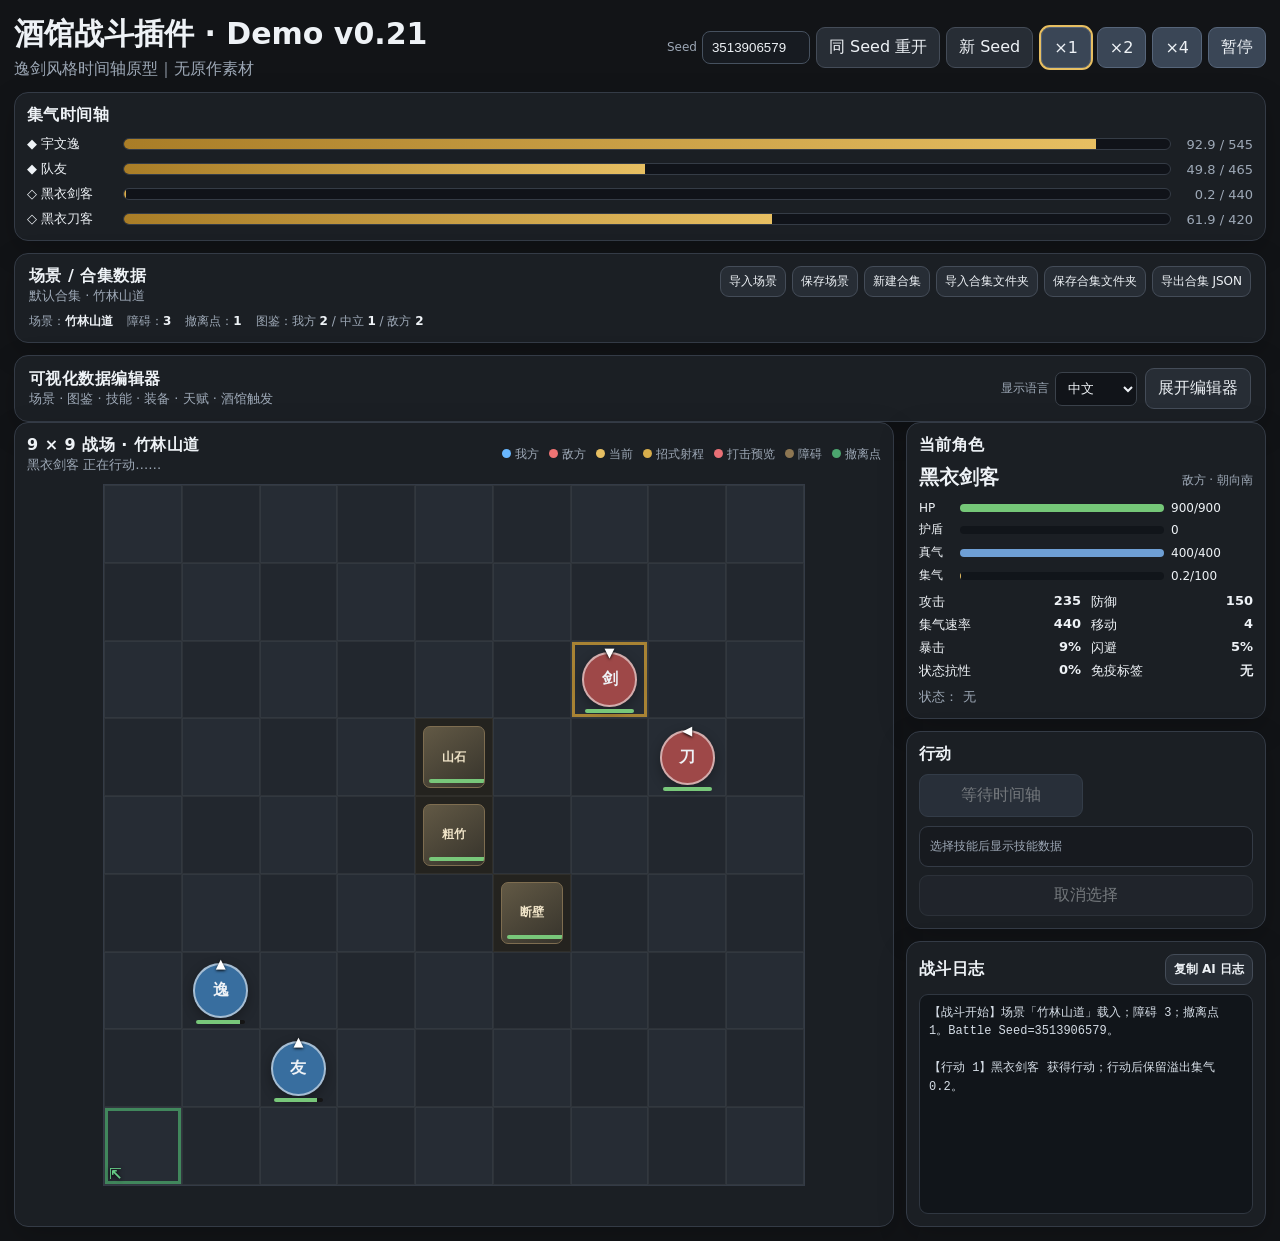
<file: battle/index.html>
<!doctype html>
<html lang="zh-CN">
<head>
  <meta charset="utf-8" />
  <meta name="viewport" content="width=device-width,initial-scale=1,maximum-scale=1,user-scalable=no" />
  <title>酒馆战斗插件 Demo v0.21</title>
  <link rel="stylesheet" href="styles.css" />
</head>
<body>
  <div class="app-shell">
    <header class="topbar">
      <div>
        <h1>酒馆战斗插件 · Demo v0.21</h1>
        <p>逸剑风格时间轴原型｜无原作素材</p>
      </div>
      <div class="top-controls">
        <div class="seed-box" title="同一 Seed + 同一操作会得到相同的命中、暴击和伤害波动">
          <label>Seed <input id="seedInput" inputmode="numeric" maxlength="10" /></label>
          <button id="sameSeedBtn" class="secondary">同 Seed 重开</button>
          <button id="newSeedBtn" class="secondary">新 Seed</button>
        </div>
        <div class="speed-box">
          <button data-speed="1" class="speed-btn active">×1</button>
          <button data-speed="2" class="speed-btn">×2</button>
          <button data-speed="4" class="speed-btn">×4</button>
          <button id="pauseBtn">暂停</button>
        </div>
      </div>
    </header>

    <section class="timeline-panel card">
      <div class="section-title">集气时间轴</div>
      <div id="timeline"></div>
    </section>

    <section class="card data-panel">
      <div class="data-panel-head">
        <div>
          <div class="section-title">场景 / 合集数据</div>
          <div id="dataStatus" class="muted">默认合集 · 竹林山道</div>
        </div>
        <div class="data-actions">
          <button id="importSceneBtn" class="secondary small">导入场景</button>
          <button id="exportSceneBtn" class="secondary small">保存场景</button>
          <button id="newCollectionBtn" class="secondary small">新建合集</button>
          <button id="importCollectionBtn" class="secondary small">导入合集文件夹</button>
          <button id="saveCollectionBtn" class="secondary small">保存合集文件夹</button>
          <button id="exportCollectionBtn" class="secondary small">导出合集 JSON</button>
        </div>
      </div>
      <div class="data-summary">
        <span>场景：<b id="sceneNameText">竹林山道</b></span>
        <span>障碍：<b id="obstacleCountText">0</b></span>
        <span>撤离点：<b id="evacCountText">0</b></span>
        <span>图鉴：我方 <b id="allyDexCount">0</b> / 中立 <b id="neutralDexCount">0</b> / 敌方 <b id="enemyDexCount">0</b></span>
      </div>
      <input id="sceneFileInput" type="file" accept=".json,application/json" hidden>
      <input id="collectionFolderInput" type="file" accept=".json,application/json" webkitdirectory directory multiple hidden>
    </section>

    <section class="card editor-shell">
      <div class="editor-head">
        <div>
          <div class="section-title">可视化数据编辑器</div>
          <div class="muted">场景 · 图鉴 · 技能 · 装备 · 天赋 · 酒馆触发</div>
        </div>
        <div class="editor-head-actions">
          <label class="editor-language-label">
            <span>显示语言</span>
            <select id="editorLanguageSelect">
              <option value="zh" selected>中文</option>
              <option value="en">English</option>
            </select>
          </label>
          <button id="toggleEditorBtn" class="secondary">展开编辑器</button>
        </div>
      </div>
      <div id="editorRoot" class="editor-root" hidden></div>
    </section>

    <main class="main-grid">
      <section class="battlefield card">
        <div class="battlefield-head">
          <div>
            <div id="boardTitle" class="section-title">9 × 9 战场 · 竹林山道</div>
            <div id="turnHint" class="muted">时间轴流动中……</div>
          </div>
          <div class="legend">
            <span><i class="dot ally"></i>我方</span>
            <span><i class="dot enemy"></i>敌方</span>
            <span><i class="dot selected"></i>当前</span>
            <span><i class="dot range"></i>招式射程</span>
            <span><i class="dot aoe"></i>打击预览</span>
            <span><i class="dot obstacle"></i>障碍</span>
            <span><i class="dot evac"></i>撤离点</span>
          </div>
        </div>
        <div id="board" class="board" aria-label="battle board"></div>
      </section>

      <aside class="sidebar">
        <section class="card status-card">
          <div class="section-title">当前角色</div>
          <div id="actorCard" class="actor-card empty">尚未轮到任何角色</div>
        </section>

        <section class="card actions-card">
          <div class="section-title">行动</div>
          <div id="actions" class="actions"></div>
          <div id="skillDetail" class="skill-detail empty">选择技能后显示技能数据</div>
          <button id="cancelModeBtn" class="secondary wide" disabled>取消选择</button>
        </section>

        <section class="card log-card">
          <div class="section-title log-title-row">
            <span>战斗日志</span>
            <button id="copyLogBtn" class="secondary small">复制 AI 日志</button>
          </div>
          <pre id="log"></pre>
        </section>
      </aside>
    </main>
  </div>

  <dialog id="resultDialog">
    <div class="result-box">
      <h2 id="resultTitle">战斗结束</h2>
      <pre id="resultText"></pre>
      <div class="dialog-actions">
        <button id="copyResultBtn">复制 AI 战斗包</button>
        <button id="restartBtn" class="secondary">重新开始</button>
      </div>
    </div>
  </dialog>

  <script src="app.js"></script>
  <script src="editor.js"></script>
</body>
</html>
</file>
<file: battle/styles.css>
:root {
  --bg: #121417;
  --panel: #1b1f24;
  --panel-2: #232831;
  --line: #343b46;
  --text: #eef2f6;
  --muted: #9da8b6;
  --accent: #e7bf62;
  --ally: #69b7ff;
  --enemy: #ee7373;
  --ready: #89df8c;
  --tile: #262c34;
  --tile-alt: #22272e;
  --move: #355978;
  --target: #744248;
  --skill-range: #66562f;
  --aoe-preview: #9a3f45;
  --selected: #a88334;
}

* { box-sizing: border-box; }
html, body { margin: 0; min-height: 100%; background: var(--bg); color: var(--text); font-family: system-ui, -apple-system, BlinkMacSystemFont, "Segoe UI", sans-serif; }
button { font: inherit; }
body { padding: 14px; }

.app-shell { max-width: 1280px; margin: 0 auto; }
.topbar { display: flex; align-items: center; justify-content: space-between; gap: 16px; margin-bottom: 12px; }
h1 { margin: 0 0 4px; font-size: clamp(20px, 3vw, 30px); }
p { margin: 0; color: var(--muted); }
.card { background: var(--panel); border: 1px solid var(--line); border-radius: 14px; box-shadow: 0 10px 30px rgba(0,0,0,.18); }
.section-title { font-weight: 750; letter-spacing: .03em; }
.muted { color: var(--muted); font-size: 13px; }

.speed-box { display: flex; gap: 6px; flex-wrap: wrap; justify-content: flex-end; }
button { color: var(--text); background: #3a4656; border: 1px solid #56657a; border-radius: 9px; padding: 9px 12px; cursor: pointer; }
button:hover:not(:disabled) { filter: brightness(1.12); }
button:disabled { opacity: .42; cursor: not-allowed; }
button.active { outline: 2px solid var(--accent); }
button.secondary { background: #272d35; border-color: #444c58; }
button.small { padding: 6px 8px; font-size: 12px; }
button.wide { width: 100%; margin-top: 8px; }

.timeline-panel { padding: 12px; margin-bottom: 12px; }
#timeline { display: grid; gap: 7px; margin-top: 9px; }
.timeline-row { display: grid; grid-template-columns: 88px 1fr 74px; gap: 8px; align-items: center; font-size: 13px; }
.timeline-name { overflow: hidden; text-overflow: ellipsis; white-space: nowrap; }
.gauge { height: 12px; background: #101319; border: 1px solid #353c46; border-radius: 999px; overflow: hidden; }
.gauge > i { display: block; height: 100%; width: 0%; background: linear-gradient(90deg, #a97d27, var(--accent)); transition: width .06s linear; }
.timeline-row.ready .gauge > i { background: linear-gradient(90deg, #3f984f, var(--ready)); }
.timeline-value { color: var(--muted); text-align: right; font-variant-numeric: tabular-nums; }

.main-grid { display: grid; grid-template-columns: minmax(0, 1fr) 360px; gap: 12px; }
.battlefield { padding: 12px; min-width: 0; }
.battlefield-head { display: flex; align-items: center; justify-content: space-between; gap: 12px; margin-bottom: 10px; }
.legend { display: flex; gap: 10px; flex-wrap: wrap; color: var(--muted); font-size: 12px; }
.dot { display: inline-block; width: 9px; height: 9px; border-radius: 50%; margin-right: 4px; }
.dot.ally { background: var(--ally); }
.dot.enemy { background: var(--enemy); }
.dot.selected { background: var(--accent); }
.dot.range { background: #d7ad4b; }
.dot.aoe { background: #e86f75; }

.board { display: grid; grid-template-columns: repeat(9, minmax(0, 1fr)); grid-template-rows: repeat(9, minmax(0, 1fr)); width: min(78vh, 100%); max-width: 720px; aspect-ratio: 1 / 1; margin: 0 auto; border: 1px solid var(--line); background: #161a1f; user-select: none; }
.tile { position: relative; width: 100%; height: 100%; border: 1px solid rgba(255,255,255,.055); background: var(--tile); min-width: 0; min-height: 0; padding: 0; border-radius: 0; display: flex; align-items: center; justify-content: center; }
.tile:nth-child(even) { background: var(--tile-alt); }
.tile.moveable { background: var(--move); }
.tile.skill-range { background: var(--skill-range); }
.tile.targetable { box-shadow: inset 0 0 0 2px #c95b62; }
.tile.aoe-preview { background: var(--aoe-preview) !important; box-shadow: inset 0 0 0 2px #f0a0a4; }
.tile.current { box-shadow: inset 0 0 0 3px var(--selected); }
.unit { width: 72%; aspect-ratio: 1/1; border-radius: 50%; display: grid; place-items: center; position: relative; font-size: clamp(10px, 1.6vw, 16px); font-weight: 800; border: 2px solid rgba(255,255,255,.55); box-shadow: 0 4px 12px rgba(0,0,0,.3); }
.unit.ally { background: #386e9f; }
.unit.enemy { background: #9e4848; }
.unit.dead { opacity: .22; filter: grayscale(1); }
.facing { position: absolute; top: -9px; font-size: 13px; color: white; text-shadow: 0 1px 3px #000; }
.hp-mini { position: absolute; bottom: -8px; left: 2%; width: 96%; height: 4px; border-radius: 999px; overflow: hidden; background: #151515; }
.hp-mini i { display: block; height: 100%; background: #78c77a; }

.sidebar { display: grid; grid-template-rows: auto auto minmax(240px, 1fr); gap: 12px; min-width: 0; }
.status-card, .actions-card, .log-card { padding: 12px; }
.actor-card.empty { color: var(--muted); padding-top: 10px; }
.actor-name-row { display: flex; justify-content: space-between; align-items: baseline; margin-top: 8px; }
.actor-name { font-size: 20px; font-weight: 800; }
.team-tag { font-size: 12px; color: var(--muted); }
.stats { display: grid; grid-template-columns: 1fr 1fr; gap: 5px 10px; margin-top: 9px; font-size: 13px; }
.stat-line { display: flex; justify-content: space-between; gap: 10px; }
.stat-line b { font-variant-numeric: tabular-nums; }
.bars { display: grid; gap: 6px; margin-top: 10px; }
.bar-row { display: grid; grid-template-columns: 34px 1fr 82px; gap: 7px; align-items: center; font-size: 12px; }
.meter { height: 8px; background: #11151a; border-radius: 999px; overflow: hidden; }
.meter i { display: block; height: 100%; }
.meter.hp i { background: #75c778; }
.meter.qi i { background: #6e9fd5; }
.meter.gas i { background: var(--accent); }

.actions { display: grid; grid-template-columns: repeat(2, minmax(0, 1fr)); gap: 7px; margin-top: 9px; }
.action-btn { min-height: 43px; padding: 8px; }
.action-btn small { display: block; color: #c5ced8; font-size: 10px; margin-top: 2px; }
.action-btn.skill { background: #443b2d; border-color: #75613d; }
.action-btn.utility { background: #304156; border-color: #4c6684; }

.log-title-row { display: flex; align-items: center; justify-content: space-between; gap: 8px; }
.log-card { min-height: 0; display: flex; flex-direction: column; }
#log { margin: 9px 0 0; min-height: 220px; max-height: 42vh; overflow: auto; white-space: pre-wrap; word-break: break-word; background: #11151a; border: 1px solid #303741; border-radius: 9px; padding: 9px; color: #d5dde6; font-size: 12px; line-height: 1.55; }

#resultDialog { width: min(680px, 92vw); color: var(--text); background: var(--panel); border: 1px solid var(--line); border-radius: 14px; }
#resultDialog::backdrop { background: rgba(0,0,0,.72); }
.result-box h2 { margin-top: 0; }
#resultText { white-space: pre-wrap; max-height: 55vh; overflow: auto; background: #11151a; padding: 10px; border-radius: 9px; }
.dialog-actions { display: flex; justify-content: flex-end; gap: 8px; flex-wrap: wrap; }

@media (max-width: 900px) {
  body { padding: 8px; }
  .topbar { align-items: flex-start; }
  .main-grid { grid-template-columns: 1fr; }
  .board { width: 100%; max-width: none; }
  .sidebar { grid-template-columns: 1fr; }
  #log { max-height: 300px; }
}


/* v0.3：技能详情卡 */
.skill-detail {
  margin-top: 9px;
  padding: 10px;
  border: 1px solid #4c4537;
  border-radius: 9px;
  background: #191814;
  font-size: 12px;
  line-height: 1.55;
}
.skill-detail.empty {
  color: var(--muted);
  border-color: #343b46;
  background: #171a1f;
}
.skill-detail-name {
  font-size: 14px;
  font-weight: 800;
  color: #f0cf82;
  margin-bottom: 6px;
}
.skill-detail-grid {
  display: grid;
  grid-template-columns: 1fr 1fr;
  gap: 3px 12px;
}
.skill-detail-grid span {
  color: var(--muted);
}
.skill-detail-grid b {
  color: var(--text);
  font-weight: 700;
}
.skill-detail-desc {
  margin-top: 7px;
  color: #d9dfe6;
}
.skill-detail-tip {
  margin-top: 6px;
  color: #d9bb72;
}


/* v0.4：行动后的朝向与无目标行动的方向选择 */
.tile.direction-choice {
  background: #32495a;
  box-shadow: inset 0 0 0 2px #75b7d9;
}
.direction-marker {
  position: absolute;
  inset: 0;
  display: grid;
  place-items: center;
  pointer-events: none;
  font-size: clamp(18px, 2vw, 30px);
  color: #d9f2ff;
  text-shadow: 0 1px 5px #000;
  z-index: 4;
}
.tile .unit + .direction-marker {
  opacity: 0.88;
}
.direction-note {
  grid-column: 1 / -1;
  color: #d6e8f2;
  font-size: 12px;
  padding: 4px 2px 1px;
}


/* v0.5：Seed / 寻路 / 攻击预览 */
.top-controls { display:flex; gap:8px; align-items:center; flex-wrap:wrap; justify-content:flex-end; }
.seed-box { display:flex; gap:6px; align-items:center; flex-wrap:wrap; }
.seed-box label { display:flex; gap:5px; align-items:center; color:var(--muted); font-size:12px; }
.seed-box input { width:108px; color:var(--text); background:#171b21; border:1px solid #46515f; border-radius:8px; padding:8px 9px; font-variant-numeric:tabular-nums; }
.tile.path-preview { box-shadow: inset 0 0 0 3px #70c7f0; }
.tile.path-destination { box-shadow: inset 0 0 0 3px #b7e8ff; }
.tile.will-hit { box-shadow: inset 0 0 0 3px #ffd1d4 !important; }
.preview-box { margin-top:8px; padding:8px; border-radius:8px; background:#11151a; border:1px solid #3b4653; }
.preview-title { font-weight:800; color:#e7d39d; margin-bottom:5px; }
.preview-row { display:grid; grid-template-columns:1fr auto; gap:10px; padding:2px 0; }
.preview-row span { color:#c9d3de; }
.preview-row b { font-variant-numeric:tabular-nums; }
.mask-badge { display:inline-block; padding:1px 5px; border:1px solid #5d6570; border-radius:999px; color:#b9c3ce; font-size:10px; margin-left:4px; }
@media (max-width: 900px) { .top-controls { width:100%; justify-content:flex-start; } }


/* v0.5.1：手动路线规划 */
.tile.route-step {
  box-shadow: inset 0 0 0 3px #6ca7c8;
  background: #283c48;
}
.tile.route-end {
  box-shadow: inset 0 0 0 3px #e6c15f, inset 0 0 16px rgba(230,193,95,.28);
}
.tile.route-next {
  box-shadow: inset 0 0 0 2px #72c487;
  background: #263d31;
}
.route-order {
  position: absolute;
  right: 3px;
  top: 2px;
  min-width: 18px;
  height: 18px;
  padding: 0 4px;
  display: grid;
  place-items: center;
  border-radius: 9px;
  background: rgba(7,12,16,.82);
  color: #e6f3fb;
  font-size: 10px;
  font-weight: 800;
  z-index: 6;
  pointer-events: none;
}
.route-summary {
  grid-column: 1 / -1;
  padding: 7px 8px;
  border: 1px solid #394853;
  border-radius: 8px;
  background: #171d21;
  color: #d8e4ea;
  font-size: 12px;
  line-height: 1.45;
}
.route-summary b {
  color: #f0cf82;
}


/* v0.5.2：逐格消费移动力 */
.tile.step-moveable {
  background: #263d31;
  box-shadow: inset 0 0 0 2px #72c487;
}
.move-state-note {
  grid-column: 1 / -1;
  padding: 7px 8px;
  border: 1px solid #394853;
  border-radius: 8px;
  background: #171d21;
  color: #d8e4ea;
  font-size: 12px;
  line-height: 1.45;
}
.move-state-note b { color: #f0cf82; }


/* v0.6：场景、障碍物、撤离点、合集数据 */
.data-panel { padding: 12px 14px; }
.data-panel-head { display:flex; gap:12px; align-items:flex-start; justify-content:space-between; }
.data-actions { display:flex; gap:6px; flex-wrap:wrap; justify-content:flex-end; }
.data-summary { display:flex; gap:14px; flex-wrap:wrap; margin-top:8px; font-size:12px; color:var(--muted); }
.data-summary b { color:var(--text); }
.dot.obstacle { background:#8d7652; }
.dot.evac { background:#4ca66f; }

.tile.has-obstacle { background:#24231f; }
.tile.evac-point { box-shadow: inset 0 0 0 3px rgba(79,179,111,.68); }
.tile.evac-point::after {
  content:'⇱';
  position:absolute;
  left:4px;
  bottom:1px;
  font-size:15px;
  font-weight:900;
  color:#67cf88;
  text-shadow:0 1px 4px #000;
  pointer-events:none;
}
.obstacle-unit {
  position:absolute;
  inset:7px;
  display:grid;
  place-items:center;
  border-radius:7px;
  border:1px solid #7e6d50;
  background:linear-gradient(145deg,#625945,#37342c);
  color:#f0e4c8;
  font-weight:800;
  font-size:12px;
  z-index:2;
  overflow:hidden;
}
.obstacle-unit .obstacle-name {
  max-width:100%;
  padding:0 3px;
  overflow:hidden;
  text-overflow:ellipsis;
  white-space:nowrap;
}
.obstacle-unit .hp-mini {
  position:absolute;
  left:5px;
  right:5px;
  bottom:4px;
}
.tile.will-hit .obstacle-unit { outline:2px solid #d76565; }
.action-btn.escape { border-color:#4ca66f; }
.action-btn.escape:not(:disabled) { background:#203b2b; }

@media (max-width: 760px) {
  .data-panel-head { flex-direction:column; }
  .data-actions { justify-content:flex-start; }
}

.unit.neutral{background:#525963;border-color:#717a87;}


/* v0.6.1：障碍物阻断攻击射线 */
.tile.skill-blocked {
  background:
    repeating-linear-gradient(
      135deg,
      rgba(92, 96, 101, .20) 0,
      rgba(92, 96, 101, .20) 5px,
      rgba(32, 34, 37, .28) 5px,
      rgba(32, 34, 37, .28) 10px
    );
  box-shadow: inset 0 0 0 1px rgba(122, 128, 135, .55);
}
.tile.skill-blocked:not(.has-obstacle) {
  cursor: not-allowed;
}


/* v0.7 可视化编辑器 */
.editor-shell { margin-top: 12px; padding: 12px 14px; }
.editor-head { display:flex; align-items:center; justify-content:space-between; gap:12px; }
.editor-root { margin-top:12px; border-top:1px solid var(--border); padding-top:12px; }
.editor-tabs { display:flex; gap:6px; flex-wrap:wrap; margin-bottom:12px; }
.editor-tab { padding:7px 10px; }
.editor-tab.active { border-color:#b99b55; background:#332c1f; }
.editor-grid { display:grid; grid-template-columns:minmax(280px,1fr) minmax(300px,1.1fr); gap:12px; }
.editor-panel { border:1px solid var(--border); border-radius:10px; background:#171a1e; padding:11px; min-width:0; }
.editor-panel h3 { margin:0 0 9px; font-size:14px; }
.form-grid { display:grid; grid-template-columns:1fr 1fr; gap:8px; }
.form-grid .full { grid-column:1/-1; }
.form-field { display:flex; flex-direction:column; gap:4px; min-width:0; font-size:12px; color:var(--muted); }
.form-field input,.form-field select,.form-field textarea {
  width:100%; box-sizing:border-box; border:1px solid #3b424b; border-radius:7px; background:#111419; color:var(--text);
  padding:7px 8px; font:inherit; min-height:34px;
}
.form-field textarea { min-height:92px; resize:vertical; }
.editor-actions { display:flex; gap:6px; flex-wrap:wrap; margin-top:9px; }
.editor-list { display:flex; gap:6px; flex-wrap:wrap; margin:7px 0; }
.editor-chip { padding:6px 8px; border:1px solid #3d4650; background:#1d2228; border-radius:8px; cursor:pointer; }
.editor-chip.active { border-color:#c2a45d; background:#332c1e; }
.scene-editor-board {
  display:grid; aspect-ratio:1; width:min(100%,560px); margin:auto;
  border:1px solid #4c5661; background:#0d1013;
}
.scene-cell {
  position:relative; border:1px solid rgba(93,103,114,.28); min-width:0; min-height:0;
  display:grid; place-items:center; cursor:pointer; user-select:none; overflow:hidden;
}
.scene-cell:hover { outline:2px solid rgba(185,155,85,.7); z-index:2; }
.scene-token { font-size:11px; font-weight:800; text-align:center; line-height:1.05; padding:2px; }
.scene-token.ally { color:#8ac2ff; }
.scene-token.enemy { color:#ff9c9c; }
.scene-token.neutral { color:#c8ced6; }
.scene-token.obstacle { color:#e3c68d; }
.scene-token.evac { color:#7ed79c; position:absolute; left:2px; bottom:1px; font-size:13px; }
.palette-row { display:flex; flex-wrap:wrap; gap:5px; margin:8px 0; }
.palette-btn.active { border-color:#c2a45d; background:#332c1e; }
.json-preview { white-space:pre-wrap; max-height:290px; overflow:auto; padding:8px; border:1px solid #333c45; border-radius:8px; background:#101317; font-size:11px; }
.trigger-box { min-height:260px !important; font-family:ui-monospace,SFMono-Regular,Consolas,monospace !important; }
.ai-box { border:1px dashed #5e6670; border-radius:9px; padding:9px; margin-top:10px; }
.ai-status { font-size:12px; color:#d2bd85; margin-bottom:6px; }
.talent-choice-grid { display:grid; grid-template-columns:repeat(3,minmax(0,1fr)); gap:8px; margin-top:9px; }
.talent-choice { border:1px solid #444c55; border-radius:9px; padding:8px; background:#191d22; }
.talent-choice b { display:block; margin-bottom:4px; color:#e4cc91; }
.editor-warning { color:#d9b07b; font-size:12px; line-height:1.45; }
@media(max-width:900px){
  .editor-grid{grid-template-columns:1fr;}
}
@media(max-width:560px){
  .form-grid{grid-template-columns:1fr;}
  .talent-choice-grid{grid-template-columns:1fr;}
}


/* v0.8 编辑器语言 */
.editor-head-actions {
  display:flex;
  gap:8px;
  align-items:center;
  flex-wrap:wrap;
  justify-content:flex-end;
}
.editor-language-label {
  display:flex;
  gap:6px;
  align-items:center;
  color:var(--muted);
  font-size:12px;
}
.editor-language-label select {
  min-height:34px;
  border:1px solid #3b424b;
  border-radius:7px;
  background:#111419;
  color:var(--text);
  padding:5px 8px;
}


/* v0.9 状态显示 */
.status-buff { color:#8fd7a8; }
.status-debuff { color:#ef9a9a; }


/* v0.10：多规则 / 多 Effect / 状态详情 */
.rules-editor {
  border:1px solid #3a424b; border-radius:10px; padding:10px; background:#12161a;
}
.rules-editor-head,.rule-card-head {
  display:flex; align-items:flex-start; justify-content:space-between; gap:8px; margin-bottom:8px;
}
.rules-list { display:flex; flex-direction:column; gap:9px; }
.rule-card { border:1px solid #45515d; border-radius:9px; padding:9px; background:#181d22; }
.effects-list { display:flex; flex-direction:column; gap:7px; margin:8px 0; }
.effect-card { border-left:3px solid #76684c; border-radius:7px; padding:8px; background:#13171b; }
button.tiny { padding:3px 6px; min-height:26px; font-size:11px; }
.status-chip-row { margin-top:8px; display:flex; align-items:center; flex-wrap:wrap; gap:5px; }
.status-chip { display:inline-flex; align-items:center; gap:4px; padding:3px 7px; border:1px solid #46505a; border-radius:999px; font-size:11px; line-height:1.25; background:#1d2329; }
.status-chip i { font-style:normal; }
.status-chip.buff { border-color:#496b56; background:#19271f; }
.status-chip.debuff { border-color:#754b4b; background:#291b1b; }


/* v0.11：技能本体 Effect / 状态阈值 Effect */
.core-effects-editor,.effects-only-editor {
  border:1px solid #46515c;
  border-radius:10px;
  padding:10px;
  background:#101419;
}
.core-effects-list { display:flex; flex-direction:column; gap:8px; }
.core-effect-card {
  border-left:3px solid #7b6650;
  border-radius:8px;
  padding:9px;
  background:#171c21;
}
.effects-only-editor .effects-list { margin-top:8px; }
\n/* v0.12 */\n.meter.shield i { background: linear-gradient(90deg,#7ac7d8,#b2e8f0); }\n.ground-object { background:#17251f !important; }\n.obstacle-unit.ground { border-color:#4d8469; background:linear-gradient(145deg,#315944,#1d3529); }\n.form-field[hidden] { display:none !important; }\n.form-field select[multiple] { min-height:104px; }\n

/* v0.13：角色技能/装备/天赋可视化选择 */
.library-checklist {
  display:grid;
  grid-template-columns:repeat(2,minmax(0,1fr));
  gap:6px;
  max-height:250px;
  overflow:auto;
  padding:7px;
  border:1px solid #3b444e;
  border-radius:9px;
  background:#101419;
}
.library-checklist.empty { display:block; }
.library-check-item {
  display:flex;
  gap:7px;
  align-items:flex-start;
  padding:7px;
  border:1px solid #303943;
  border-radius:8px;
  background:#181d22;
  cursor:pointer;
}
.library-check-item:hover { border-color:#776947; }
.library-check-item input { margin-top:3px; }
.library-check-item span { display:flex; flex-direction:column; min-width:0; }
.library-check-item b { font-size:12px; color:var(--text); }
.library-check-item small { font-size:10px; color:var(--muted); margin-top:2px; }
@media(max-width:620px){
  .library-checklist { grid-template-columns:1fr; }
}


/* v0.14：紧凑角色技能/装备/天赋选择器 */
.compact-library-picker {
  border:1px solid #3b444e;
  border-radius:10px;
  background:#101419;
  padding:8px;
}
.selected-library-list {
  display:flex;
  flex-direction:column;
  gap:6px;
}
.selected-library-empty {
  padding:12px;
  text-align:center;
  color:var(--muted);
  border:1px dashed #35404a;
  border-radius:8px;
}
.selected-library-chip {
  display:grid;
  grid-template-columns:auto minmax(0,1fr) auto;
  align-items:center;
  gap:8px;
  padding:7px 8px;
  border:1px solid #394550;
  border-radius:9px;
  background:#181e24;
}
.selected-library-chip.dragging {
  opacity:.45;
}
.selected-drag {
  color:#8c969f;
  cursor:grab;
  user-select:none;
  font-size:16px;
}
.selected-main {
  display:flex;
  min-width:0;
  flex-direction:column;
}
.selected-main b {
  font-size:12px;
  overflow:hidden;
  text-overflow:ellipsis;
  white-space:nowrap;
}
.selected-main small {
  color:var(--muted);
  font-size:10px;
  margin-top:2px;
  overflow:hidden;
  text-overflow:ellipsis;
  white-space:nowrap;
}
.selected-order-actions {
  display:flex;
  gap:3px;
}
.icon-button {
  min-width:28px;
  min-height:28px;
  padding:2px 6px;
}
.icon-button.danger {
  color:#e59a9a;
}
.compact-library-footer {
  display:flex;
  justify-content:space-between;
  gap:8px;
  align-items:center;
  margin-top:8px;
}

.library-picker-modal[hidden] { display:none; }
.library-picker-modal {
  position:fixed;
  inset:0;
  z-index:10000;
  display:grid;
  place-items:center;
  padding:18px;
}
.library-picker-backdrop {
  position:absolute;
  inset:0;
  background:rgba(0,0,0,.67);
  backdrop-filter:blur(2px);
}
.library-picker-dialog {
  position:relative;
  z-index:1;
  width:min(760px,calc(100vw - 28px));
  max-height:min(760px,calc(100vh - 36px));
  display:flex;
  flex-direction:column;
  overflow:hidden;
  border:1px solid #465361;
  border-radius:14px;
  background:#15191e;
  box-shadow:0 24px 80px rgba(0,0,0,.5);
}
.library-picker-titlebar {
  display:flex;
  justify-content:space-between;
  align-items:flex-start;
  padding:14px 15px 10px;
  border-bottom:1px solid #303943;
}
.library-picker-titlebar h3 {
  margin:0 0 3px;
}
.library-picker-toolbar {
  padding:10px 14px;
  border-bottom:1px solid #303943;
}
.library-picker-toolbar input[type="search"] {
  width:100%;
  box-sizing:border-box;
  min-height:38px;
  padding:7px 10px;
  border:1px solid #3b4650;
  border-radius:8px;
  background:#0f1317;
  color:var(--text);
}
.library-picker-filters {
  display:flex;
  flex-wrap:wrap;
  gap:5px;
  margin-top:8px;
}
.picker-filter {
  padding:5px 9px;
  min-height:30px;
}
.picker-filter.active {
  border-color:#b99b55;
  background:#332c1f;
}
.library-picker-results {
  min-height:120px;
  overflow:auto;
  padding:10px 14px;
  display:flex;
  flex-direction:column;
  gap:6px;
}
.picker-result {
  display:flex;
  align-items:flex-start;
  gap:9px;
  padding:9px 10px;
  border:1px solid #343e48;
  border-radius:9px;
  background:#181d22;
  cursor:pointer;
}
.picker-result:hover,
.picker-result.selected {
  border-color:#75663f;
  background:#211f19;
}
.picker-result input {
  margin-top:4px;
}
.picker-result-main {
  display:flex;
  min-width:0;
  flex-direction:column;
}
.picker-result-main b {
  font-size:13px;
}
.picker-result-main small {
  margin-top:2px;
  color:#9eb8d1;
  font-size:10px;
}
.picker-result-main em {
  margin-top:5px;
  color:var(--muted);
  font-style:normal;
  font-size:11px;
  line-height:1.35;
}
.picker-no-result {
  padding:28px;
  text-align:center;
  color:var(--muted);
}
.library-picker-actions {
  display:flex;
  justify-content:flex-end;
  gap:7px;
  padding:10px 14px 14px;
  border-top:1px solid #303943;
}

@media(max-width:600px){
  .library-picker-modal { padding:7px; }
  .library-picker-dialog {
    width:calc(100vw - 14px);
    max-height:calc(100vh - 14px);
  }
  .selected-order-actions .icon-button {
    min-width:27px;
  }
}


/* SillyTavern embed mode */
body.tb-embedded {
  background:#0d1013;
}
body.tb-embedded .app-shell {
  max-width:none;
  padding:10px;
}
body.tb-embedded .topbar {
  margin-top:0;
}
body.tb-embed-battle .data-panel,
body.tb-embed-battle .editor-shell {
  display:none !important;
}
body.tb-embed-editor .timeline-panel {
  display:none;
}
body.tb-embed-editor .main-grid {
  opacity:.92;
}
@media(max-width:720px){
  body.tb-embedded .app-shell { padding:5px; }
  body.tb-embedded .topbar h1 { font-size:16px; }
}


/* v0.16 SillyTavern mobile iframe fixes */
html:has(body.tb-embedded),
body.tb-embedded {
  width:100%;
  min-width:0;
  min-height:100%;
}
body.tb-embedded {
  margin:0;
  padding:0;
  overflow-x:hidden;
}
body.tb-embedded .app-shell {
  width:100%;
  max-width:none;
  margin:0;
  padding:8px;
}

/* 编辑器嵌入酒馆时，不再先展示整套战斗棋盘。 */
body.tb-embed-editor .topbar,
body.tb-embed-editor .timeline-panel,
body.tb-embed-editor .main-grid {
  display:none !important;
}
body.tb-embed-editor .data-panel {
  margin-top:0;
}
body.tb-embed-editor .editor-shell {
  margin-top:8px;
}
body.tb-embed-editor .editor-root {
  min-width:0;
}

@media(max-width:620px){
  body.tb-embedded .app-shell { padding:5px; }
  body.tb-embed-editor .data-panel,
  body.tb-embed-editor .editor-shell {
    padding:9px;
    border-radius:10px;
  }
  body.tb-embed-editor .data-panel-head,
  body.tb-embed-editor .editor-head {
    flex-direction:column;
    align-items:stretch;
    gap:8px;
  }
  body.tb-embed-editor .data-actions {
    display:grid;
    grid-template-columns:1fr 1fr;
    gap:6px;
    width:100%;
  }
  body.tb-embed-editor .data-actions button {
    width:100%;
    min-width:0;
    white-space:normal;
  }
  body.tb-embed-editor .editor-head-actions {
    width:100%;
    justify-content:space-between;
    align-items:center;
  }
  body.tb-embed-editor .editor-head-actions button,
  body.tb-embed-editor .editor-language-label select {
    white-space:nowrap;
  }
  body.tb-embed-editor .editor-tabs {
    flex-wrap:nowrap;
    overflow-x:auto;
    padding-bottom:4px;
    scrollbar-width:thin;
  }
  body.tb-embed-editor .editor-tab {
    flex:0 0 auto;
    white-space:nowrap;
  }
  body.tb-embed-editor .editor-panel {
    padding:8px;
  }
  body.tb-embed-editor .form-grid {
    grid-template-columns:1fr;
  }
  body.tb-embed-editor .library-picker-dialog {
    width:calc(100vw - 10px);
    max-height:calc(100dvh - 10px);
  }
}


/* v0.17 AI create / modify editor */
.ai-title-row {
  display:flex;
  align-items:flex-start;
  justify-content:space-between;
  gap:10px;
}
.ai-title-row h3 { margin-bottom:4px; }
.ai-mode-badge {
  flex:0 0 auto;
  padding:4px 9px;
  border-radius:999px;
  border:1px solid #4a5560;
  font-size:11px;
}
.ai-mode-badge.create {
  border-color:#4f775f;
  background:#17271e;
}
.ai-mode-badge.modify {
  border-color:#75633d;
  background:#2a2418;
}
.ai-context-options {
  display:flex;
  flex-direction:column;
  gap:7px;
  padding:10px;
  border:1px solid #37414b;
  border-radius:9px;
  background:#11161a;
}
.checkbox-label-local {
  display:flex;
  align-items:center;
  gap:8px;
  cursor:pointer;
}
.checkbox-label-local input {
  width:18px;
  height:18px;
}
.ai-extra-field {
  margin-top:10px;
}
.ai-extra-field textarea {
  min-height:110px;
}
.ai-prompt-details {
  margin-top:10px;
}
.ai-prompt-details summary {
  cursor:pointer;
  color:var(--muted);
}
.ai-prompt-details .trigger-box {
  margin-top:8px;
  min-height:280px;
}


/* v0.20：批量AI / 角色整套 */
.batch-preview,.bundle-preview{display:flex;flex-direction:column;gap:7px;margin-top:8px}
.batch-preview-item{display:flex;align-items:flex-start;gap:9px;padding:9px 10px;border:1px solid #394550;border-radius:9px;background:#171d22;cursor:pointer}
.batch-preview-item input{margin-top:4px}
.batch-preview-item span,.bundle-item{display:flex;flex-direction:column;min-width:0}
.batch-preview-item small,.bundle-item small{color:#9db6cc;font-size:10px;margin-top:2px}
.batch-preview-item em,.bundle-item em{color:var(--muted);font-size:11px;font-style:normal;margin-top:4px}
.bundle-section{padding:9px;border:1px solid #36414b;border-radius:9px;background:#12171c}
.bundle-section h4{margin:0 0 7px}
.bundle-item{padding:6px 7px;border-radius:7px;background:#1a2026;margin-top:5px}
.bundle-defaults{margin-top:8px;padding:8px 10px;border-left:3px solid #6b815e;background:#151b16;color:var(--muted);font-size:11px}
</file>
